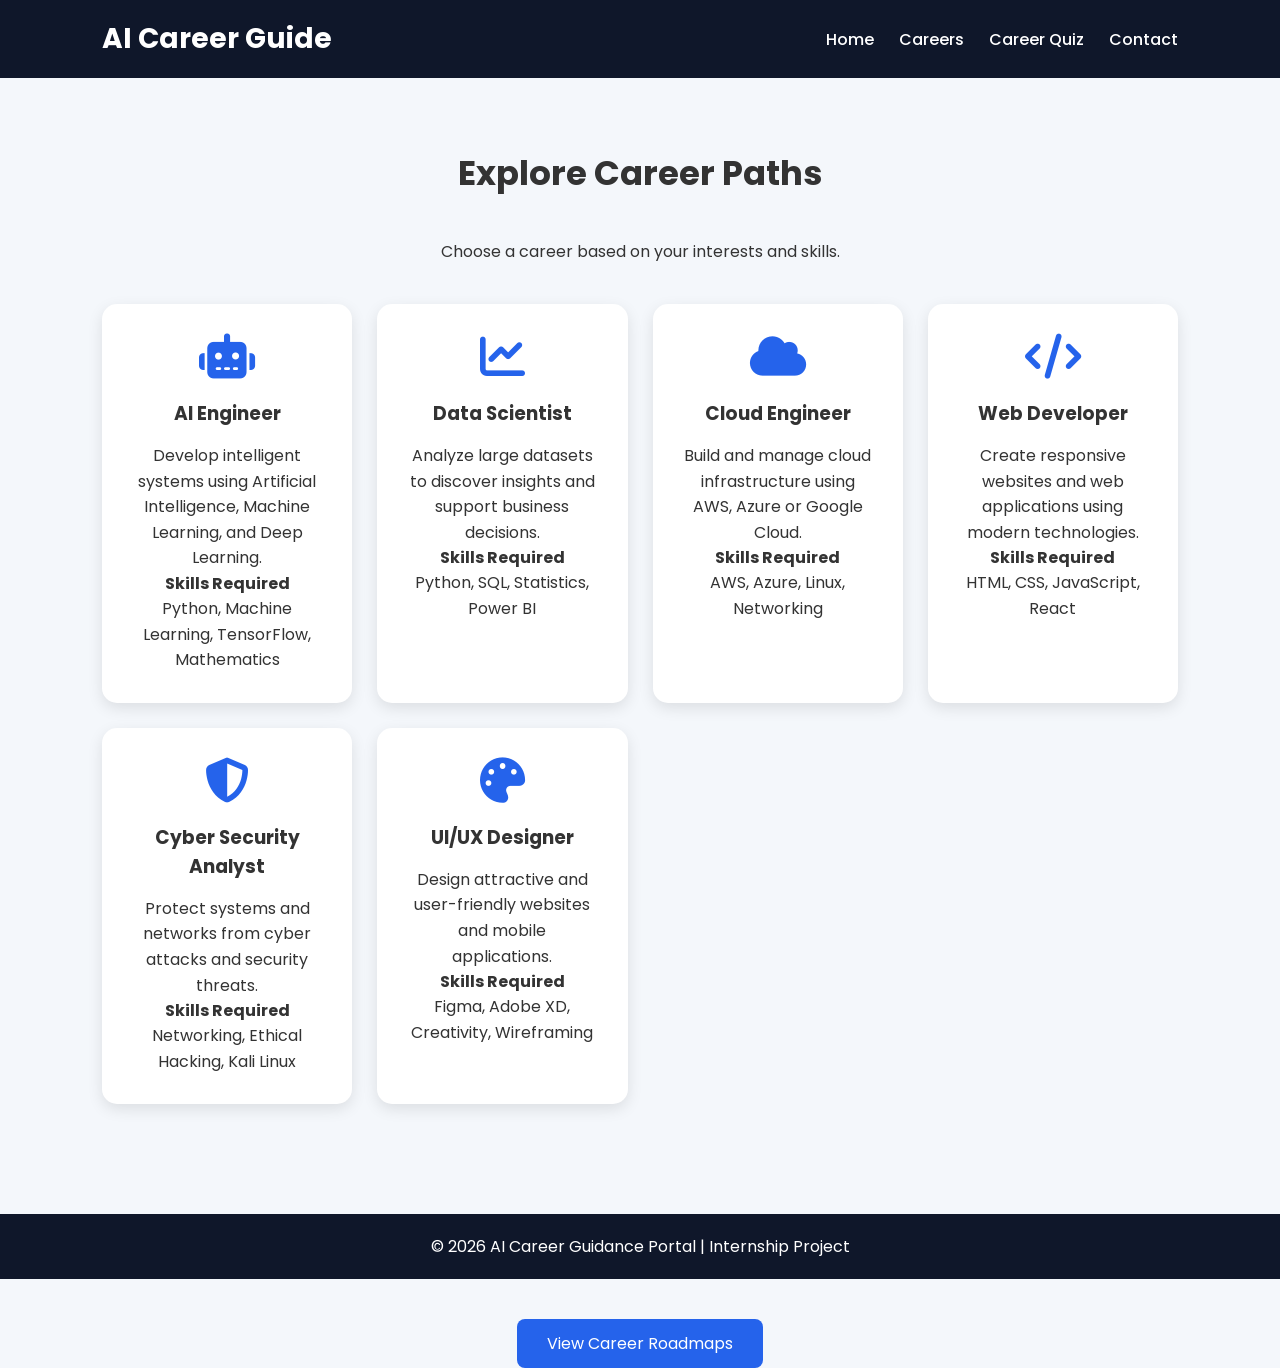
<file: AI career guidance portal/carrers.html>
<!DOCTYPE html>
<html lang="en">
<head>
    <meta charset="UTF-8">
    <meta name="viewport" content="width=device-width, initial-scale=1.0">
    <title>Career Options</title>

    <link rel="stylesheet" href="css/style.css">

    <link href="https://fonts.googleapis.com/css2?family=Poppins:wght@300;400;600;700&display=swap" rel="stylesheet">

    <link rel="stylesheet"
    href="https://cdnjs.cloudflare.com/ajax/libs/font-awesome/6.5.2/css/all.min.css">
</head>
<body>

<!-- Navigation -->

<nav>

    <div class="logo">
        AI Career Guide
    </div>

    <ul>
        <li><a href="index.html">Home</a></li>
        <li><a href="careers.html">Careers</a></li>
        <li><a href="quiz.html">Career Quiz</a></li>
        <li><a href="contact.html">Contact</a></li>
    </ul>

</nav>

<!-- Heading -->

<section class="career-preview">

<h2>Explore Career Paths</h2>

<p style="margin-bottom:40px;">
Choose a career based on your interests and skills.
</p>

<div class="cards">

<!-- AI Engineer -->

<div class="card">

<i class="fa-solid fa-robot"></i>

<h3>AI Engineer</h3>

<p>
Develop intelligent systems using Artificial Intelligence,
Machine Learning, and Deep Learning.
</p>

<h4>Skills Required</h4>

<p>
Python, Machine Learning, TensorFlow, Mathematics
</p>

</div>

<!-- Data Scientist -->

<div class="card">

<i class="fa-solid fa-chart-line"></i>

<h3>Data Scientist</h3>

<p>
Analyze large datasets to discover insights and support
business decisions.
</p>

<h4>Skills Required</h4>

<p>
Python, SQL, Statistics, Power BI
</p>

</div>

<!-- Cloud Engineer -->

<div class="card">

<i class="fa-solid fa-cloud"></i>

<h3>Cloud Engineer</h3>

<p>
Build and manage cloud infrastructure using AWS,
Azure or Google Cloud.
</p>

<h4>Skills Required</h4>

<p>
AWS, Azure, Linux, Networking
</p>

</div>

<!-- Web Developer -->

<div class="card">

<i class="fa-solid fa-code"></i>

<h3>Web Developer</h3>

<p>
Create responsive websites and web applications using
modern technologies.
</p>

<h4>Skills Required</h4>

<p>
HTML, CSS, JavaScript, React
</p>

</div>

<!-- Cyber Security -->

<div class="card">

<i class="fa-solid fa-shield-halved"></i>

<h3>Cyber Security Analyst</h3>

<p>
Protect systems and networks from cyber attacks and
security threats.
</p>

<h4>Skills Required</h4>

<p>
Networking, Ethical Hacking, Kali Linux
</p>

</div>

<!-- UI/UX -->

<div class="card">

<i class="fa-solid fa-palette"></i>

<h3>UI/UX Designer</h3>

<p>
Design attractive and user-friendly websites and mobile
applications.
</p>

<h4>Skills Required</h4>

<p>
Figma, Adobe XD, Creativity, Wireframing
</p>

</div>

</div>

</section>

<footer>

<p>
© 2026 AI Career Guidance Portal | Internship Project
</p>

</footer>

<script src="js/script.js"></script>
<center style="margin-top:40px;">
    <a href="roadmap.html" class="btn">View Career Roadmaps</a>
</center>

</body>
</html>
</file>
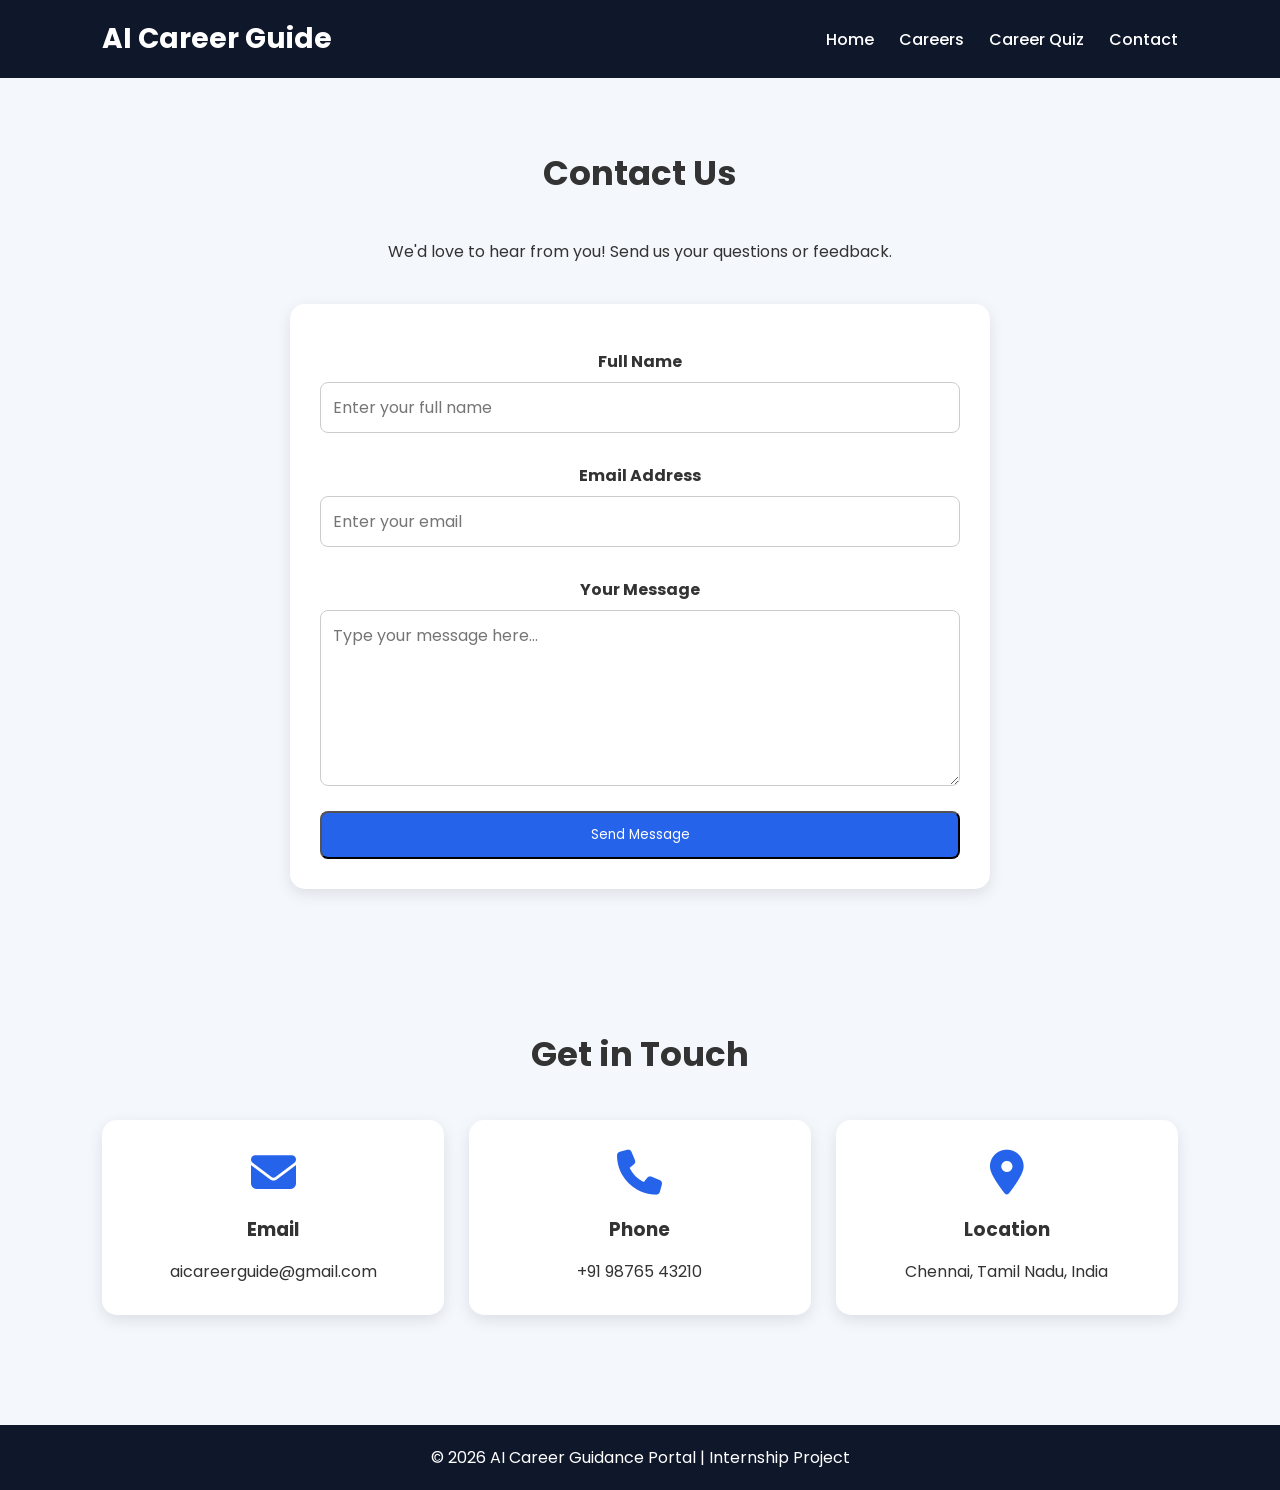
<file: AI career guidance portal/contact.html>
<!DOCTYPE html>
<html lang="en">

<head>

    <meta charset="UTF-8">
    <meta name="viewport" content="width=device-width, initial-scale=1.0">

    <title>Contact Us | AI Career Guide</title>

    <link rel="stylesheet" href="css/style.css">

    <link href="https://fonts.googleapis.com/css2?family=Poppins:wght@300;400;600;700&display=swap" rel="stylesheet">

    <link rel="stylesheet"
        href="https://cdnjs.cloudflare.com/ajax/libs/font-awesome/6.5.2/css/all.min.css">

</head>

<body>

    <!-- Navigation -->

    <nav>

        <div class="logo">
            AI Career Guide
        </div>

        <ul>

            <li><a href="index.html">Home</a></li>

            <li><a href="careers.html">Careers</a></li>

            <li><a href="quiz.html">Career Quiz</a></li>

            <li><a href="contact.html">Contact</a></li>

        </ul>

    </nav>

    <!-- Contact Section -->

    <section class="career-preview">

        <h2>Contact Us</h2>

        <p style="margin-bottom:40px;">
            We'd love to hear from you! Send us your questions or feedback.
        </p>

        <div class="card" style="max-width:700px;margin:auto;">

            <form id="contactForm">

                <label><strong>Full Name</strong></label>

                <input type="text" id="name" placeholder="Enter your full name" required>

                <label><strong>Email Address</strong></label>

                <input type="email" id="email" placeholder="Enter your email" required>

                <label><strong>Your Message</strong></label>

                <textarea id="message" rows="6" placeholder="Type your message here..."
                    required></textarea>

                <button type="submit" class="btn">
                    Send Message
                </button>

            </form>

            <p id="successMessage"></p>

        </div>

    </section>

    <!-- Contact Information -->

    <section class="features">

        <h2>Get in Touch</h2>

        <div class="cards">

            <div class="card">

                <i class="fa-solid fa-envelope"></i>

                <h3>Email</h3>

                <p>aicareerguide@gmail.com</p>

            </div>

            <div class="card">

                <i class="fa-solid fa-phone"></i>

                <h3>Phone</h3>

                <p>+91 98765 43210</p>

            </div>

            <div class="card">

                <i class="fa-solid fa-location-dot"></i>

                <h3>Location</h3>

                <p>Chennai, Tamil Nadu, India</p>

            </div>

        </div>

    </section>

    <!-- Footer -->

    <footer>

        <p>
            © 2026 AI Career Guidance Portal | Internship Project
        </p>

    </footer>

    <script>

        const form = document.getElementById("contactForm");

        const success = document.getElementById("successMessage");

        form.addEventListener("submit", function (event) {

            event.preventDefault();

            success.innerHTML = "✅ Thank you! Your message has been sent successfully.";

            success.style.color = "green";
            success.style.fontWeight = "bold";
            success.style.marginTop = "20px";
            success.style.textAlign = "center";

            form.reset();

        });

    </script>

</body>

</html>
</file>
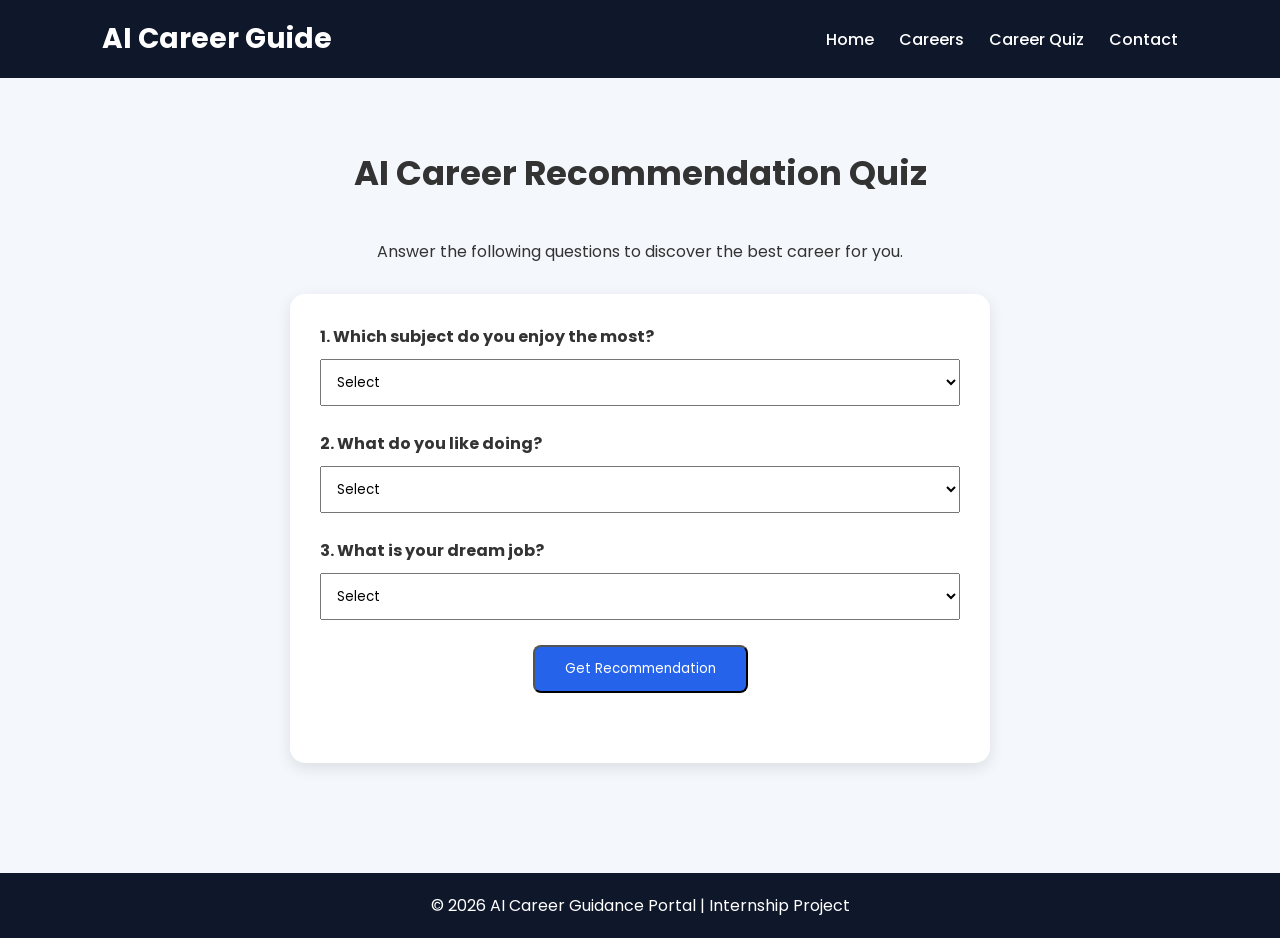
<file: AI career guidance portal/quiz.html>
<!DOCTYPE html>
<html lang="en">
<head>
    <meta charset="UTF-8">
    <meta name="viewport" content="width=device-width, initial-scale=1.0">
    <title>Career Quiz</title>

    <link rel="stylesheet" href="css/style.css">

    <link href="https://fonts.googleapis.com/css2?family=Poppins:wght@300;400;600;700&display=swap" rel="stylesheet">
</head>
<body>

<!-- Navigation -->

<nav>

    <div class="logo">
        AI Career Guide
    </div>

    <ul>
        <li><a href="index.html">Home</a></li>
        <li><a href="careers.html">Careers</a></li>
        <li><a href="quiz.html">Career Quiz</a></li>
        <li><a href="contact.html">Contact</a></li>
    </ul>

</nav>

<!-- Quiz Section -->

<section class="career-preview">

<h2>AI Career Recommendation Quiz</h2>

<p style="margin-bottom:30px;">
Answer the following questions to discover the best career for you.
</p>

<div class="card" style="max-width:700px;margin:auto;text-align:left;">

<label><b>1. Which subject do you enjoy the most?</b></label>

<select id="subject" style="width:100%;padding:12px;margin-top:10px;margin-bottom:25px;">

<option value="">Select</option>

<option value="programming">Programming</option>

<option value="math">Mathematics</option>

<option value="design">Design</option>

<option value="network">Networking</option>

</select>

<label><b>2. What do you like doing?</b></label>

<select id="interest" style="width:100%;padding:12px;margin-top:10px;margin-bottom:25px;">

<option value="">Select</option>

<option value="coding">Writing Code</option>

<option value="analysis">Analyzing Data</option>

<option value="creative">Creating Designs</option>

<option value="servers">Managing Servers</option>

</select>

<label><b>3. What is your dream job?</b></label>

<select id="goal" style="width:100%;padding:12px;margin-top:10px;margin-bottom:25px;">

<option value="">Select</option>

<option value="ai">AI Engineer</option>

<option value="data">Data Scientist</option>

<option value="cloud">Cloud Engineer</option>

<option value="web">Web Developer</option>

</select>

<center>

<button onclick="recommendCareer()" class="btn">

Get Recommendation

</button>

</center>

<h2 id="result" style="margin-top:35px;text-align:center;color:#2563eb;"></h2>

</div>

</section>

<footer>

<p>

© 2026 AI Career Guidance Portal | Internship Project

</p>

</footer>

<script src="js/script.js"></script>

</body>
</html>
</file>
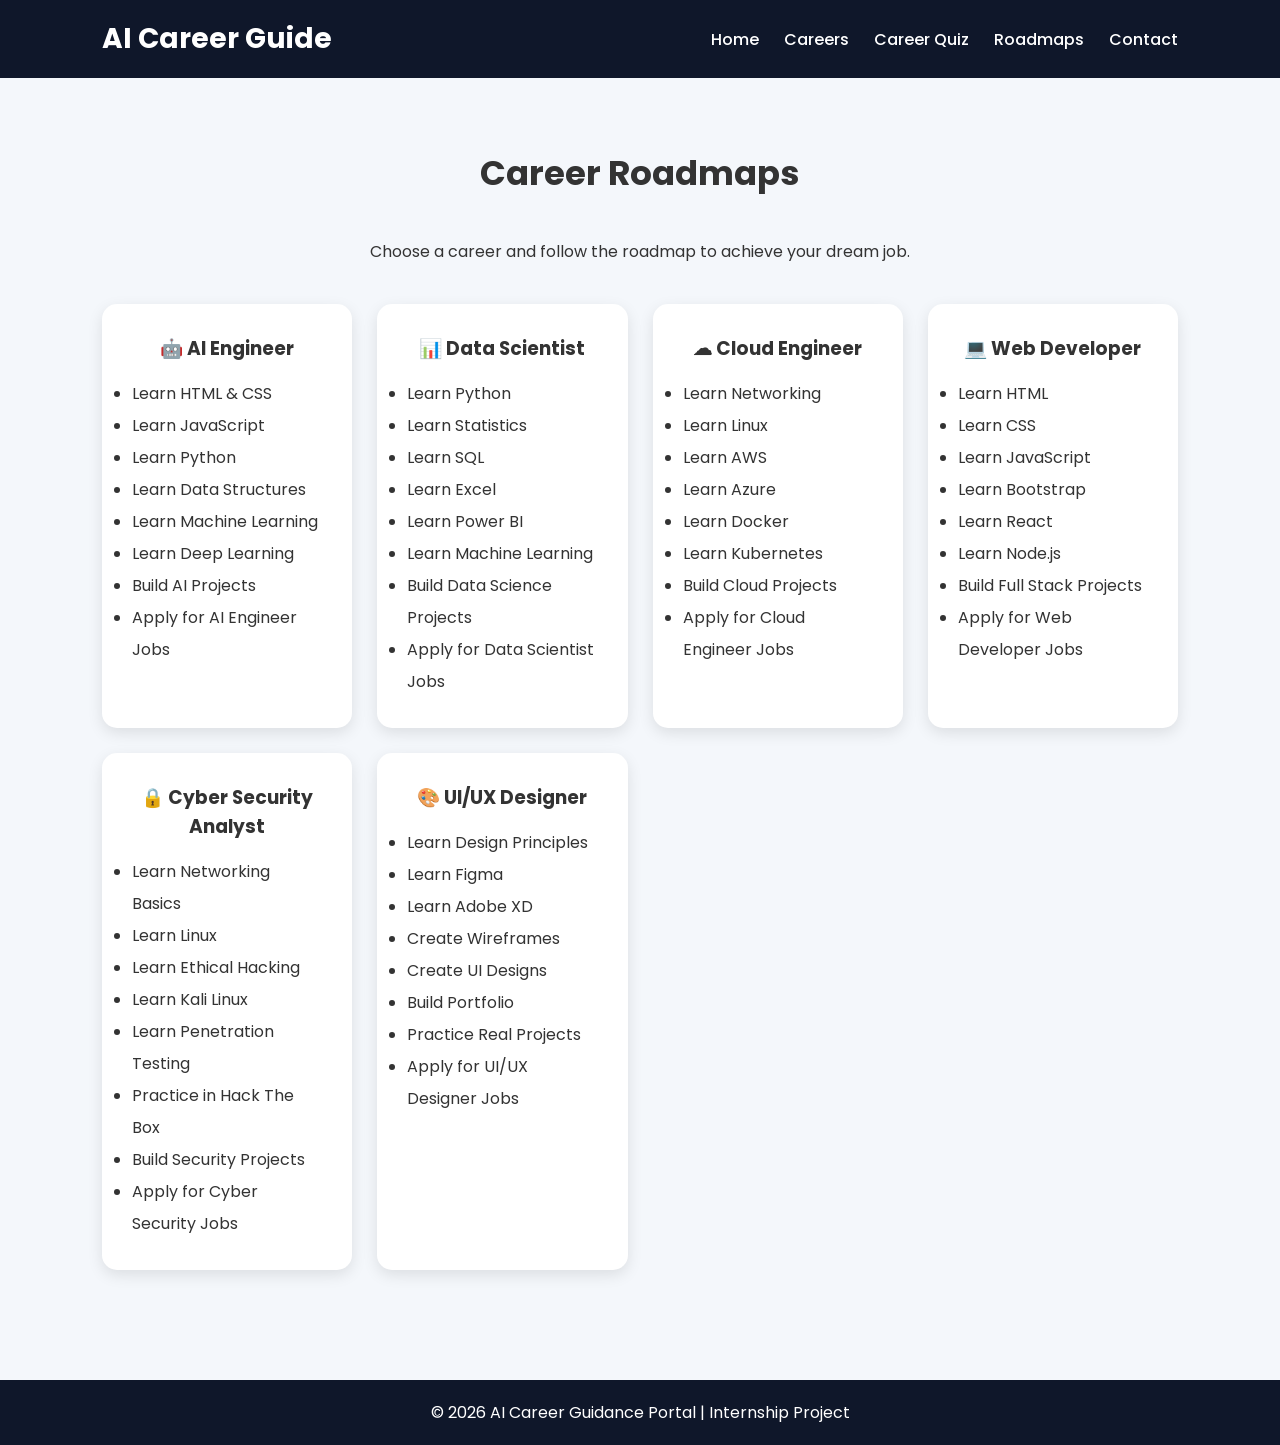
<file: AI career guidance portal/roadmap.html>
<!DOCTYPE html>
<html lang="en">
<head>
    <meta charset="UTF-8">
    <meta name="viewport" content="width=device-width, initial-scale=1.0">
    <title>Career Roadmaps</title>

    <link rel="stylesheet" href="css/style.css">

    <link href="https://fonts.googleapis.com/css2?family=Poppins:wght@300;400;600;700&display=swap" rel="stylesheet">

    <link rel="stylesheet"
    href="https://cdnjs.cloudflare.com/ajax/libs/font-awesome/6.5.2/css/all.min.css">
</head>
<body>

<!-- Navigation -->

<nav>

    <div class="logo">
        AI Career Guide
    </div>

    <ul>
        <li><a href="index.html">Home</a></li>
        <li><a href="careers.html">Careers</a></li>
        <li><a href="quiz.html">Career Quiz</a></li>
        <li><a href="roadmap.html">Roadmaps</a></li>
        <li><a href="contact.html">Contact</a></li>
    </ul>

</nav>

<section class="career-preview">

<h2>Career Roadmaps</h2>

<p style="margin-bottom:40px;">
Choose a career and follow the roadmap to achieve your dream job.
</p>

<div class="cards">

<div class="card">
<h3>🤖 AI Engineer</h3>

<ul style="text-align:left; line-height:2;">
<li>Learn HTML & CSS</li>
<li>Learn JavaScript</li>
<li>Learn Python</li>
<li>Learn Data Structures</li>
<li>Learn Machine Learning</li>
<li>Learn Deep Learning</li>
<li>Build AI Projects</li>
<li>Apply for AI Engineer Jobs</li>
</ul>

</div>

<div class="card">

<h3>📊 Data Scientist</h3>

<ul style="text-align:left; line-height:2;">
<li>Learn Python</li>
<li>Learn Statistics</li>
<li>Learn SQL</li>
<li>Learn Excel</li>
<li>Learn Power BI</li>
<li>Learn Machine Learning</li>
<li>Build Data Science Projects</li>
<li>Apply for Data Scientist Jobs</li>
</ul>

</div>

<div class="card">

<h3>☁ Cloud Engineer</h3>

<ul style="text-align:left; line-height:2;">
<li>Learn Networking</li>
<li>Learn Linux</li>
<li>Learn AWS</li>
<li>Learn Azure</li>
<li>Learn Docker</li>
<li>Learn Kubernetes</li>
<li>Build Cloud Projects</li>
<li>Apply for Cloud Engineer Jobs</li>
</ul>

</div>

<div class="card">

<h3>💻 Web Developer</h3>

<ul style="text-align:left; line-height:2;">
<li>Learn HTML</li>
<li>Learn CSS</li>
<li>Learn JavaScript</li>
<li>Learn Bootstrap</li>
<li>Learn React</li>
<li>Learn Node.js</li>
<li>Build Full Stack Projects</li>
<li>Apply for Web Developer Jobs</li>
</ul>

</div>

<div class="card">

<h3>🔒 Cyber Security Analyst</h3>

<ul style="text-align:left; line-height:2;">
<li>Learn Networking Basics</li>
<li>Learn Linux</li>
<li>Learn Ethical Hacking</li>
<li>Learn Kali Linux</li>
<li>Learn Penetration Testing</li>
<li>Practice in Hack The Box</li>
<li>Build Security Projects</li>
<li>Apply for Cyber Security Jobs</li>
</ul>

</div>

<div class="card">

<h3>🎨 UI/UX Designer</h3>

<ul style="text-align:left; line-height:2;">
<li>Learn Design Principles</li>
<li>Learn Figma</li>
<li>Learn Adobe XD</li>
<li>Create Wireframes</li>
<li>Create UI Designs</li>
<li>Build Portfolio</li>
<li>Practice Real Projects</li>
<li>Apply for UI/UX Designer Jobs</li>
</ul>

</div>

</div>

</section>

<footer>

<p>
© 2026 AI Career Guidance Portal | Internship Project
</p>

</footer>

</body>
</html>
</file>
<file: AI career guidance portal/css/style.css>
/* ==========================
   Google Font
========================== */
*{
    margin:0;
    padding:0;
    box-sizing:border-box;
    font-family:'Poppins',sans-serif;
}

body{
    background:#f4f7fb;
    color:#333;
}

/* ==========================
   Navigation
========================== */

nav{
    background:#0f172a;
    color:white;
    display:flex;
    justify-content:space-between;
    align-items:center;
    padding:18px 8%;
}

.logo{
    font-size:28px;
    font-weight:bold;
}

nav ul{
    display:flex;
    list-style:none;
}

nav ul li{
    margin-left:25px;
}

nav ul li a{
    color:white;
    text-decoration:none;
    font-weight:500;
    transition:.3s;
}

nav ul li a:hover{
    color:#38bdf8;
}

/* ==========================
   Hero Section
========================== */

.hero{
    display:flex;
    justify-content:space-between;
    align-items:center;
    padding:70px 8%;
    flex-wrap:wrap;
}

.hero-text{
    flex:1;
}

.hero-text h1{
    font-size:48px;
    color:#0f172a;
}

.hero-text p{
    margin:20px 0;
    line-height:1.8;
    font-size:18px;
}

.btn{
    display:inline-block;
    background:#2563eb;
    color:white;
    padding:12px 30px;
    border-radius:8px;
    text-decoration:none;
    transition:.3s;
}

.btn:hover{
    background:#1d4ed8;
}

.hero-image{
    flex:1;
    text-align:center;
}

.hero-image img{
    width:90%;
    max-width:500px;
    border-radius:15px;
    box-shadow:0 10px 20px rgba(0,0,0,.2);
}

/* ==========================
   Sections
========================== */

.features,
.career-preview{
    padding:70px 8%;
    text-align:center;
}

.features h2,
.career-preview h2{
    font-size:34px;
    margin-bottom:40px;
}

/* ==========================
   Cards
========================== */

.cards{
    display:grid;
    grid-template-columns:repeat(auto-fit,minmax(250px,1fr));
    gap:25px;
}

.card{
    background:white;
    padding:30px;
    border-radius:15px;
    box-shadow:0 5px 15px rgba(0,0,0,.1);
    transition:.3s;
}

.card:hover{
    transform:translateY(-8px);
}

.card i{
    font-size:45px;
    color:#2563eb;
    margin-bottom:20px;
}

.card h3{
    margin-bottom:15px;
}

.card p{
    line-height:1.6;
}

/* ==========================
   Footer
========================== */

footer{
    background:#0f172a;
    color:white;
    text-align:center;
    padding:20px;
    margin-top:40px;
}

/* ==========================
   Responsive
========================== */

@media(max-width:768px){

nav{
    flex-direction:column;
}

nav ul{
    flex-direction:column;
    margin-top:15px;
}

nav ul li{
    margin:10px 0;
}

.hero{
    flex-direction:column-reverse;
    text-align:center;
}

.hero-text h1{
    font-size:36px;
}

.hero-image img{
    width:100%;
    margin-bottom:30px;
}

}
/* Contact Form */

form{
    display:flex;
    flex-direction:column;
}

form label{
    margin-top:15px;
    margin-bottom:8px;
    font-weight:600;
}

form input,
form textarea{
    padding:12px;
    border:1px solid #ccc;
    border-radius:8px;
    font-size:16px;
    margin-bottom:15px;
    outline:none;
}

form input:focus,
form textarea:focus{
    border-color:#2563eb;
}

form button{
    margin-top:10px;
    cursor:pointer;
}
</file>
